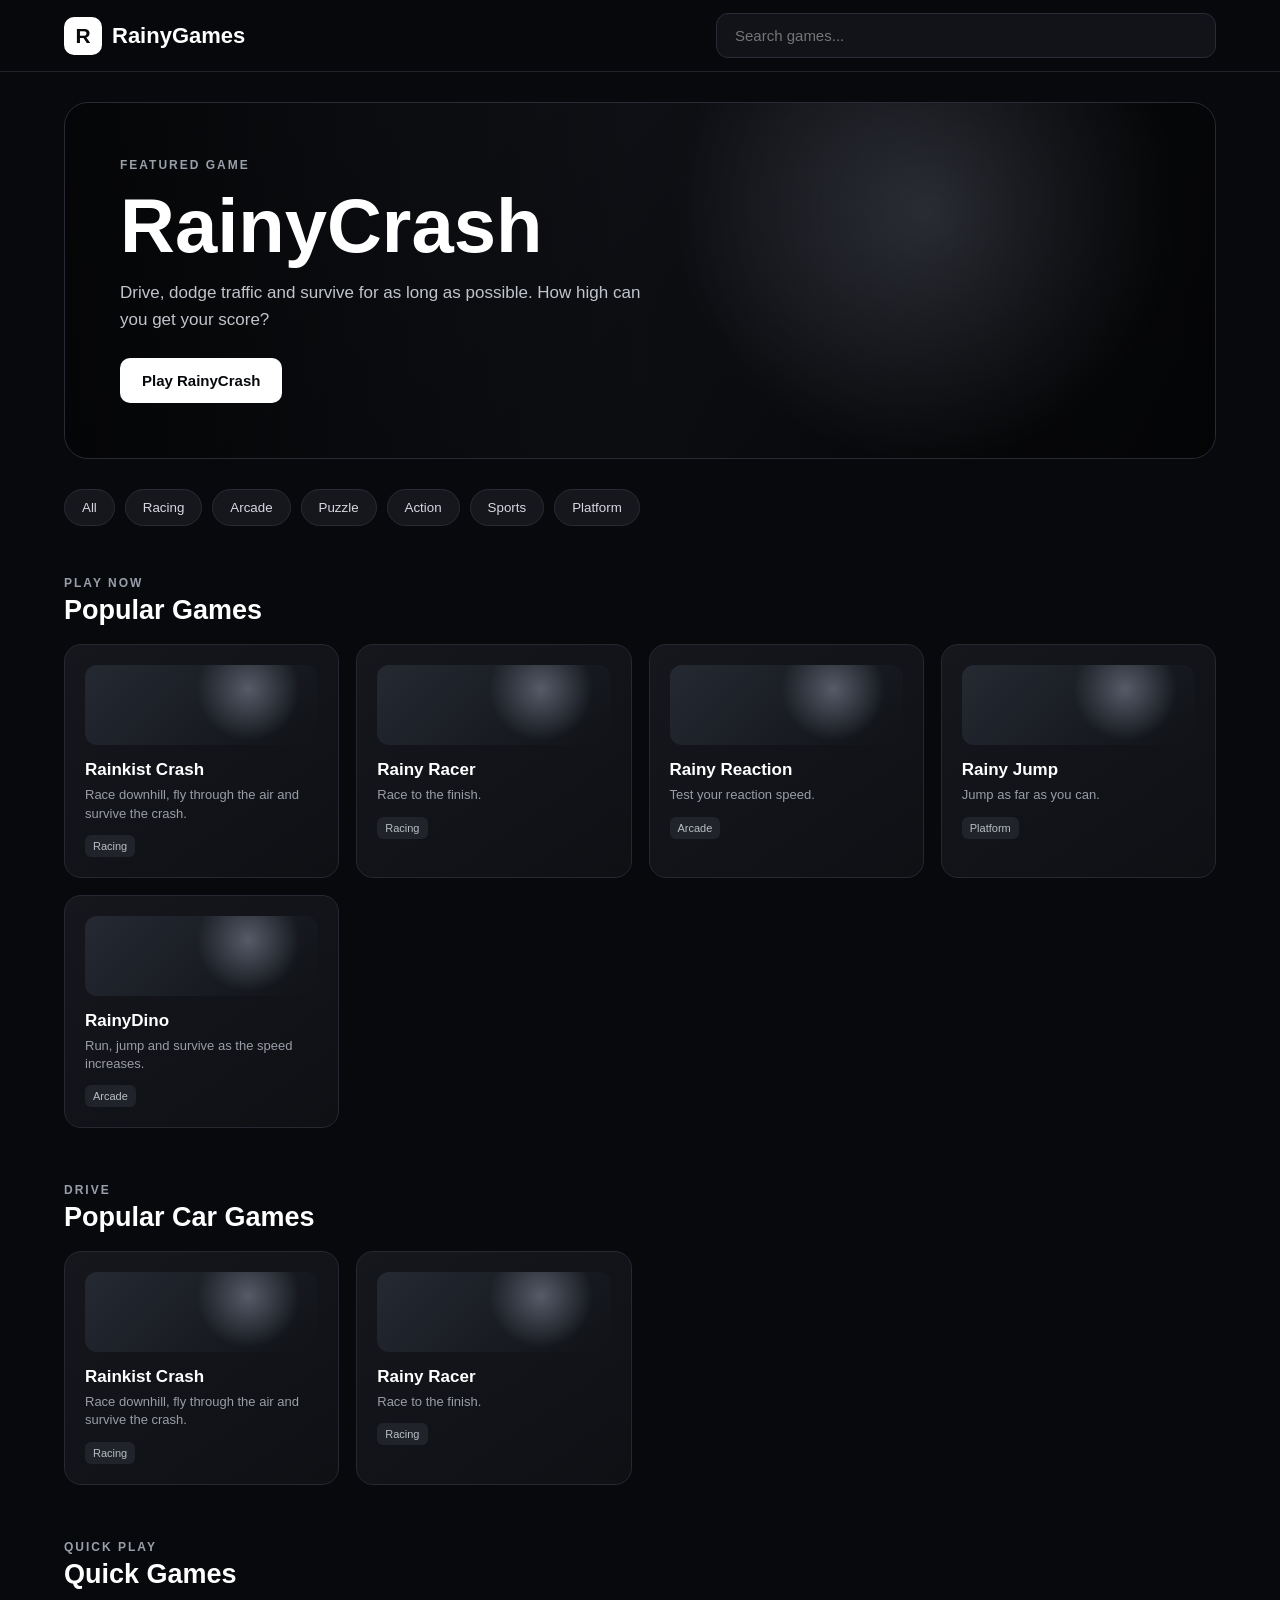
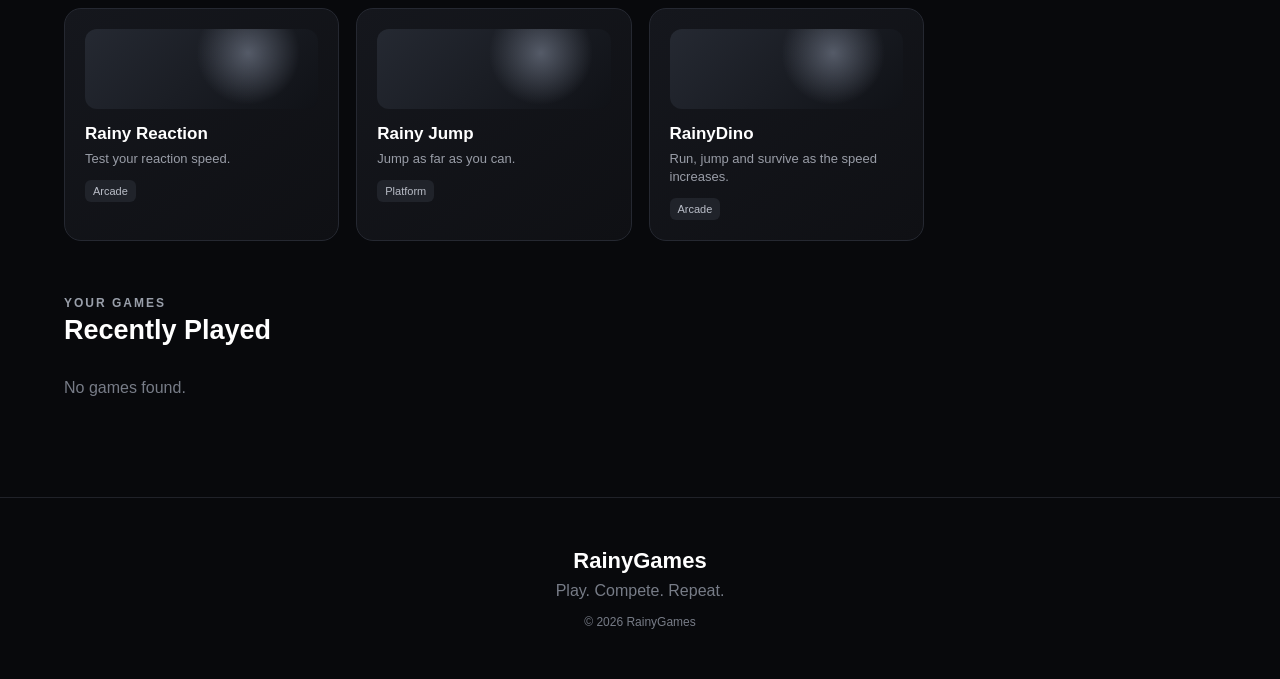
<file: index.html>
<!DOCTYPE html>
<html lang="en">
<head>
<meta charset="UTF-8">
<meta name="viewport" content="width=device-width, initial-scale=1.0">

<title>RainyGames — Free Online Games</title>

<meta name="description" content="Play free online games on RainyGames. Discover racing, car, arcade, puzzle, action, sports and platform games.">

<link rel="stylesheet" href="style.css">
</head>

<body>

<header class="topbar">

    <div class="logo" onclick="goHome()">
        <span class="logo-mark">R</span>
        <span>RainyGames</span>
    </div>

    <div class="search-area">
        <input
            id="searchInput"
            type="search"
            placeholder="Search games..."
            oninput="searchGames()"
        >
    </div>

</header>

<main>

<section class="hero">

    <div class="hero-content">

        <div class="eyebrow">FEATURED GAME</div>

        <h1>RainyCrash</h1>

        <p>
            Drive, dodge traffic and survive for as long as possible.
            How high can you get your score?
        </p>

        <button onclick="openGame('rainy-crash')">
            Play RainyCrash
        </button>

    </div>

</section>


<section class="categories">

    <button onclick="showCategory('All')">All</button>
    <button onclick="showCategory('Racing')">Racing</button>
    <button onclick="showCategory('Arcade')">Arcade</button>
    <button onclick="showCategory('Puzzle')">Puzzle</button>
    <button onclick="showCategory('Action')">Action</button>
    <button onclick="showCategory('Sports')">Sports</button>
    <button onclick="showCategory('Platform')">Platform</button>

</section>


<section class="game-section">

    <div class="section-heading">
        <p class="small-title">PLAY NOW</p>
        <h2>Popular Games</h2>
    </div>

    <div id="gameGrid" class="game-grid"></div>

</section>


<section class="game-section">

    <div class="section-heading">
        <p class="small-title">DRIVE</p>
        <h2>Popular Car Games</h2>
    </div>

    <div id="carGrid" class="game-grid"></div>

</section>


<section class="game-section">

    <div class="section-heading">
        <p class="small-title">QUICK PLAY</p>
        <h2>Quick Games</h2>
    </div>

    <div id="quickGrid" class="game-grid"></div>

</section>


<section class="game-section">

    <div class="section-heading">
        <p class="small-title">YOUR GAMES</p>
        <h2>Recently Played</h2>
    </div>

    <div id="recentGrid" class="game-grid"></div>

</section>

</main>


<footer>

    <div class="footer-logo">RainyGames</div>

    <p>Play. Compete. Repeat.</p>

    <p class="copyright">© 2026 RainyGames</p>

</footer>

<script src="app.js"></script>

</body>
</html>
</file>
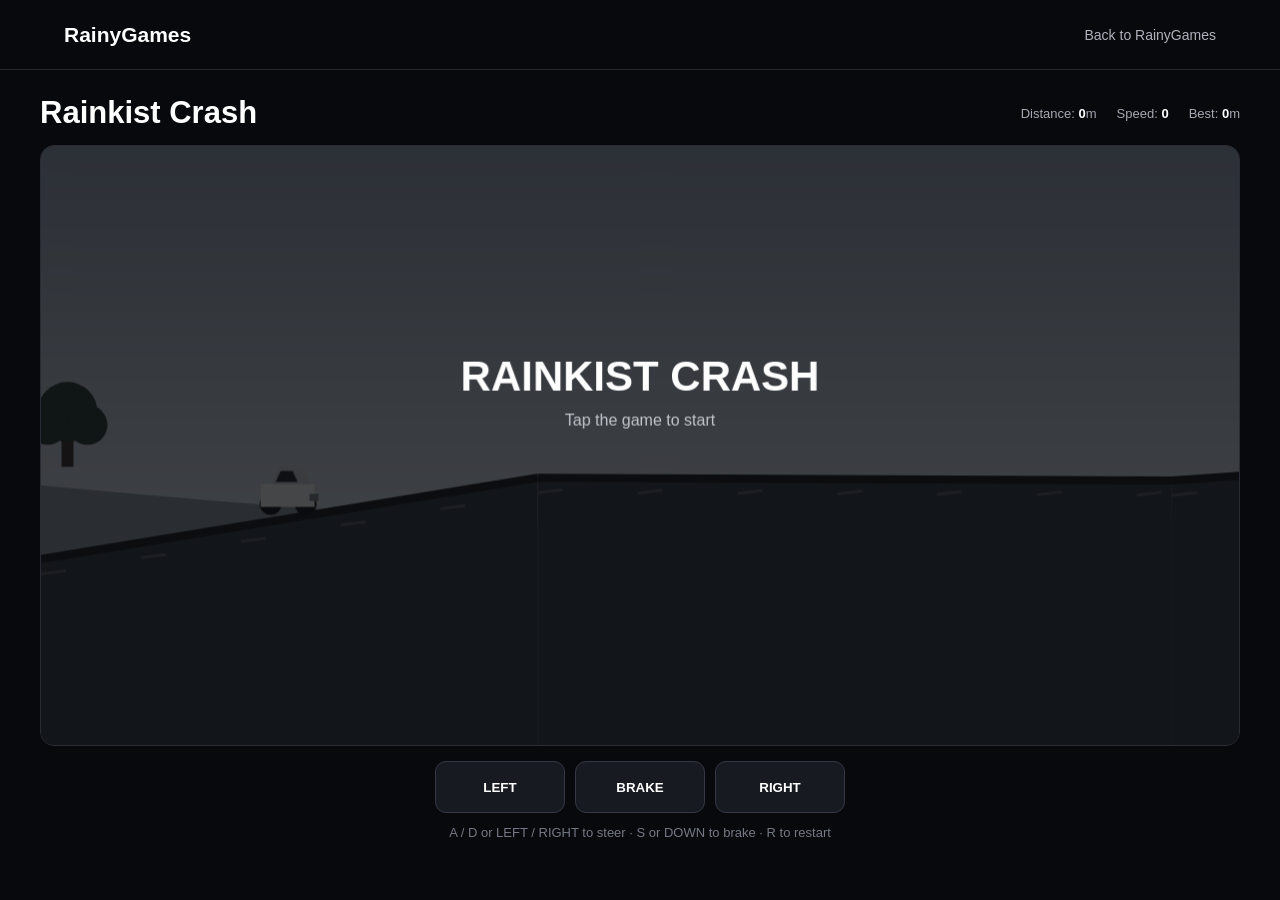
<file: rainkist-crash.html>
<!DOCTYPE html>
<html lang="en">
<head>
<meta charset="UTF-8">
<meta name="viewport" content="width=device-width, initial-scale=1.0">

<title>Rainkist Crash — RainyGames</title>

<style>
* {
    box-sizing: border-box;
    margin: 0;
    padding: 0;
}

body {
    background: #08090c;
    color: white;
    font-family: Arial, Helvetica, sans-serif;
    overflow-x: hidden;
}

.topbar {
    height: 70px;
    padding: 0 5%;
    display: flex;
    align-items: center;
    justify-content: space-between;
    background: #08090c;
    border-bottom: 1px solid #22252c;
}

.logo {
    font-size: 21px;
    font-weight: 800;
}

.back {
    color: #aeb2bc;
    text-decoration: none;
    font-size: 14px;
}

.game-wrap {
    width: min(1200px, 94%);
    margin: 25px auto;
}

.title-row {
    display: flex;
    justify-content: space-between;
    align-items: center;
    margin-bottom: 14px;
}

.title-row h1 {
    font-size: 31px;
}

.stats {
    display: flex;
    gap: 20px;
    color: #a4a8b2;
    font-size: 13px;
}

.stats strong {
    color: white;
}

.game-box {
    border: 1px solid #292c34;
    border-radius: 14px;
    overflow: hidden;
    background: #11131a;
}

canvas {
    display: block;
    width: 100%;
    height: auto;
    touch-action: none;
}

.controls {
    display: flex;
    gap: 10px;
    justify-content: center;
    margin-top: 15px;
}

.controls button {
    width: 130px;
    height: 52px;
    border-radius: 11px;
    border: 1px solid #343844;
    background: #171a21;
    color: white;
    font-weight: 800;
    touch-action: manipulation;
}

.controls button:active {
    transform: scale(.96);
    background: #252933;
}

.help {
    text-align: center;
    color: #747985;
    margin-top: 12px;
    font-size: 13px;
}

@media (max-width: 600px) {

    .title-row h1 {
        font-size: 24px;
    }

    .stats {
        gap: 8px;
        font-size: 11px;
    }

    .controls button {
        width: 110px;
    }
}
</style>
</head>

<body>

<header class="topbar">
    <div class="logo">RainyGames</div>
    <a class="back" href="index.html">Back to RainyGames</a>
</header>

<main class="game-wrap">

    <div class="title-row">

        <h1>Rainkist Crash</h1>

        <div class="stats">
            <span>Distance: <strong id="distance">0</strong>m</span>
            <span>Speed: <strong id="speed">0</strong></span>
            <span>Best: <strong id="best">0</strong>m</span>
        </div>

    </div>

    <div class="game-box">
        <canvas id="game" width="1200" height="600"></canvas>
    </div>

    <div class="controls">

        <button id="left">
            LEFT
        </button>

        <button id="brake">
            BRAKE
        </button>

        <button id="right">
            RIGHT
        </button>

    </div>

    <p class="help">
        A / D or LEFT / RIGHT to steer · S or DOWN to brake · R to restart
    </p>

</main>

<script>

const canvas = document.getElementById("game");
const ctx = canvas.getContext("2d");

const distanceText =
    document.getElementById("distance");

const speedText =
    document.getElementById("speed");

const bestText =
    document.getElementById("best");


let car;
let ramps;
let scenery;
let particles;

let distance = 0;

let best =
    Number(
        localStorage.getItem(
            "rainkistBest"
        ) || 0
    );

let gameOver = false;
let started = false;

let leftPressed = false;
let rightPressed = false;
let brakePressed = false;

let cameraX = 0;
let cameraY = 0;

let lastTime = 0;

bestText.textContent = best;


function resetGame() {

    car = {

        x: 220,
        y: 330,

        width: 54,
        height: 27,

        velocityX: 0,
        velocityY: 0,

        angle: 0,
        angularVelocity: 0,

        grounded: true,

        speed: 0

    };


    ramps = [];
    scenery = [];
    particles = [];

    distance = 0;

    gameOver = false;
    started = false;

    cameraX = 0;
    cameraY = 0;

    createWorld();

    updateUI();

}


function createWorld() {

    let x = -100;

    let y = 430;

    while (x < 10000) {

        const length =
            300 +
            Math.random() * 450;

        const heightChange =
            -130 +
            Math.random() * 260;

        const nextY =
            Math.max(
                300,
                Math.min(
                    500,
                    y + heightChange
                )
            );

        ramps.push({

            x: x,

            y: y,

            width: length,

            nextY: nextY

        });

        // Trees / rocks

        if (Math.random() < 0.7) {

            scenery.push({

                type: Math.random() < 0.5
                    ? "tree"
                    : "rock",

                x:
                    x +
                    100 +
                    Math.random() *
                    (length - 100),

                y:
                    Math.min(y, nextY) -
                    30 -
                    Math.random() * 80

            });

        }

        x += length;

        y = nextY;

    }

}


function getGroundY(worldX) {

    for (const ramp of ramps) {

        if (
            worldX >= ramp.x &&
            worldX <= ramp.x + ramp.width
        ) {

            const progress =
                (worldX - ramp.x) /
                ramp.width;

            return (
                ramp.y +
                (ramp.nextY - ramp.y) *
                progress
            );

        }

    }

    return 500;

}


function getGroundSlope(worldX) {

    for (const ramp of ramps) {

        if (
            worldX >= ramp.x &&
            worldX <= ramp.x + ramp.width
        ) {

            return (
                (ramp.nextY - ramp.y) /
                ramp.width
            );

        }

    }

    return 0;

}


function startGame() {

    if (gameOver) {

        resetGame();

    }

    started = true;

}


function update(delta) {

    if (!started || gameOver) {
        return;
    }

    const dt =
        Math.min(
            delta / 16.67,
            2
        );


    // Gravity

    car.velocityY +=
        0.55 * dt;


    // Steering

    if (leftPressed) {

        car.velocityX -=
            0.12 * dt;

        car.angularVelocity -=
            0.008 * dt;

    }

    if (rightPressed) {

        car.velocityX +=
            0.12 * dt;

        car.angularVelocity +=
            0.008 * dt;

    }


    // Brake

    if (brakePressed) {

        car.velocityX *=
            Math.pow(
                0.88,
                dt
            );

    }


    // Downhill acceleration

    const slope =
        getGroundSlope(
            car.x
        );

    car.velocityX +=
        slope * 0.75 * dt;


    // Natural acceleration

    if (car.grounded) {

        car.velocityX +=
            0.025 * dt;

    }


    // Speed limit

    car.velocityX =
        Math.max(
            -3,
            Math.min(
                car.velocityX,
                15
            )
        );


    car.x +=
        car.velocityX * dt;


    car.y +=
        car.velocityY * dt;


    // Air rotation

    if (!car.grounded) {

        car.angle +=
            car.angularVelocity * dt;

    }


    // Ground detection

    const ground =
        getGroundY(
            car.x + car.width / 2
        );


    if (
        car.y +
        car.height / 2
        >=
        ground
    ) {

        car.y =
            ground -
            car.height / 2;

        if (
            car.velocityY > 6
        ) {

            createCrashParticles(
                car.x,
                car.y + 10
            );

        }

        car.velocityY *=
            -0.15;

        car.grounded = true;


        // Align with slope

        const targetAngle =
            Math.atan(
                getGroundSlope(
                    car.x
                )
            );

        car.angle +=
            (
                targetAngle -
                car.angle
            ) * 0.15 * dt;


        car.angularVelocity *=
            0.8;


    } else {

        car.grounded = false;

    }


    // Distance

    distance +=
        Math.max(
            car.velocityX,
            0
        ) *
        dt *
        0.12;


    // Camera

    cameraX +=
        (
            car.x -
            cameraX -
            350
        ) * 0.08 * dt;


    cameraY +=
        (
            car.y -
            cameraY -
            300
        ) * 0.04 * dt;


    // Particles

    if (
        car.grounded &&
        Math.random() < 0.3
    ) {

        createParticle(
            car.x - 20,
            car.y + 13
        );

    }


    particles.forEach(
        particle => {

            particle.x +=
                particle.velocityX * dt;

            particle.y +=
                particle.velocityY * dt;

            particle.velocityY +=
                0.1 * dt;

            particle.life -=
                0.035 * dt;

        }
    );


    particles =
        particles.filter(
            p => p.life > 0
        );


    // Fall off world

    if (
        car.y > 800
    ) {

        crash();

    }


    // Hard crash when rotating too violently

    if (
        Math.abs(
            car.angle
        ) >
        Math.PI * 1.7
    ) {

        crash();

    }


    updateUI();

}


function createParticle(x, y) {

    particles.push({

        x: x,

        y: y,

        velocityX:
            -Math.random() * 3,

        velocityY:
            -Math.random() * 2,

        life: 1

    });

}


function createCrashParticles(x, y) {

    for (
        let i = 0;
        i < 12;
        i++
    ) {

        particles.push({

            x: x,

            y: y,

            velocityX:
                -4 +
                Math.random() * 8,

            velocityY:
                -5 +
                Math.random() * 5,

            life: 1

        });

    }

}


function crash() {

    if (gameOver) {
        return;
    }

    gameOver = true;

    createCrashParticles(
        car.x,
        car.y
    );

    const finalDistance =
        Math.floor(
            distance
        );

    if (
        finalDistance > best
    ) {

        best =
            finalDistance;

        localStorage.setItem(
            "rainkistBest",
            best
        );

    }

    updateUI();

}


function updateUI() {

    distanceText.textContent =
        Math.floor(
            distance
        );

    speedText.textContent =
        Math.floor(
            Math.abs(
                car?.velocityX || 0
            ) * 12
        );

    bestText.textContent =
        best;

}


function drawSky() {

    const gradient =
        ctx.createLinearGradient(
            0,
            0,
            0,
            canvas.height
        );

    gradient.addColorStop(
        0,
        "#8c98a8"
    );

    gradient.addColorStop(
        0.6,
        "#c8ced5"
    );

    gradient.addColorStop(
        1,
        "#e1e3e5"
    );

    ctx.fillStyle =
        gradient;

    ctx.fillRect(
        0,
        0,
        canvas.width,
        canvas.height
    );


    // Distant hills

    ctx.fillStyle =
        "#87909b";

    ctx.beginPath();

    ctx.moveTo(0, 360);

    for (
        let x = 0;
        x <= canvas.width;
        x += 80
    ) {

        const worldX =
            x +
            cameraX * 0.35;

        const y =
            340 +
            Math.sin(
                worldX * 0.002
            ) * 45;

        ctx.lineTo(
            x,
            y
        );

    }

    ctx.lineTo(
        canvas.width,
        canvas.height
    );

    ctx.lineTo(
        0,
        canvas.height
    );

    ctx.closePath();

    ctx.fill();

}


function drawGround() {

    ramps.forEach(
        ramp => {

            if (
                ramp.x +
                ramp.width <
                cameraX - 100
            ) {
                return;
            }

            if (
                ramp.x >
                cameraX +
                canvas.width +
                100
            ) {
                return;
            }

            const x1 =
                ramp.x -
                cameraX;

            const x2 =
                ramp.x +
                ramp.width -
                cameraX;

            const y1 =
                ramp.y -
                cameraY;

            const y2 =
                ramp.nextY -
                cameraY;


            ctx.fillStyle =
                "#30363d";

            ctx.beginPath();

            ctx.moveTo(
                x1,
                y1
            );

            ctx.lineTo(
                x2,
                y2
            );

            ctx.lineTo(
                x2,
                canvas.height
            );

            ctx.lineTo(
                x1,
                canvas.height
            );

            ctx.closePath();

            ctx.fill();


            // Track surface

            ctx.strokeStyle =
                "#15181d";

            ctx.lineWidth = 8;

            ctx.beginPath();

            ctx.moveTo(
                x1,
                y1
            );

            ctx.lineTo(
                x2,
                y2
            );

            ctx.stroke();


            // Track markings

            ctx.strokeStyle =
                "#555b64";

            ctx.lineWidth = 3;

            for (
                let mark = 0;
                mark < ramp.width;
                mark += 100
            ) {

                const progress =
                    mark /
                    ramp.width;

                const mx =
                    x1 +
                    (
                        x2 -
                        x1
                    ) *
                    progress;

                const my =
                    y1 +
                    (
                        y2 -
                        y1
                    ) *
                    progress;

                ctx.beginPath();

                ctx.moveTo(
                    mx,
                    my + 15
                );

                ctx.lineTo(
                    mx + 25,
                    my + 12
                );

                ctx.stroke();

            }

        }
    );

}


function drawScenery() {

    scenery.forEach(
        item => {

            const x =
                item.x -
                cameraX;

            const y =
                item.y -
                cameraY;

            if (
                x < -100 ||
                x > canvas.width + 100
            ) {
                return;
            }


            if (
                item.type === "tree"
            ) {

                // Trunk

                ctx.fillStyle =
                    "#3b3029";

                ctx.fillRect(
                    x - 6,
                    y + 35,
                    12,
                    45
                );


                // Leaves

                ctx.fillStyle =
                    "#28362e";

                ctx.beginPath();

                ctx.arc(
                    x,
                    y + 25,
                    30,
                    0,
                    Math.PI * 2
                );

                ctx.fill();

                ctx.beginPath();

                ctx.arc(
                    x - 20,
                    y + 38,
                    20,
                    0,
                    Math.PI * 2
                );

                ctx.fill();

                ctx.beginPath();

                ctx.arc(
                    x + 20,
                    y + 38,
                    20,
                    0,
                    Math.PI * 2
                );

                ctx.fill();

            }


            if (
                item.type === "rock"
            ) {

                ctx.fillStyle =
                    "#555b63";

                ctx.beginPath();

                ctx.moveTo(
                    x - 28,
                    y + 35
                );

                ctx.lineTo(
                    x - 10,
                    y
                );

                ctx.lineTo(
                    x + 22,
                    y + 8
                );

                ctx.lineTo(
                    x + 30,
                    y + 35
                );

                ctx.closePath();

                ctx.fill();

            }

        }
    );

}


function drawCar() {

    const screenX =
        car.x -
        cameraX;

    const screenY =
        car.y -
        cameraY;


    ctx.save();

    ctx.translate(
        screenX +
        car.width / 2,
        screenY +
        car.height / 2
    );

    ctx.rotate(
        car.angle
    );


    // Wheels

    ctx.fillStyle =
        "#101217";

    ctx.beginPath();

    ctx.arc(
        -17,
        15,
        11,
        0,
        Math.PI * 2
    );

    ctx.fill();

    ctx.beginPath();

    ctx.arc(
        18,
        15,
        11,
        0,
        Math.PI * 2
    );

    ctx.fill();


    // Body

    ctx.fillStyle =
        "#e8e8e8";

    ctx.fillRect(
        -27,
        -5,
        54,
        23
    );


    // Roof

    ctx.fillStyle =
        "#c0c3c8";

    ctx.beginPath();

    ctx.moveTo(
        -16,
        -5
    );

    ctx.lineTo(
        -7,
        -23
    );

    ctx.lineTo(
        14,
        -23
    );

    ctx.lineTo(
        23,
        -5
    );

    ctx.closePath();

    ctx.fill();


    // Windows

    ctx.fillStyle =
        "#20252d";

    ctx.beginPath();

    ctx.moveTo(
        -7,
        -18
    );

    ctx.lineTo(
        5,
        -18
    );

    ctx.lineTo(
        10,
        -7
    );

    ctx.lineTo(
        -12,
        -7
    );

    ctx.closePath();

    ctx.fill();


    // Bumper

    ctx.fillStyle =
        "#777d86";

    ctx.fillRect(
        22,
        5,
        9,
        7
    );


    ctx.restore();

}


function drawParticles() {

    particles.forEach(
        particle => {

            ctx.globalAlpha =
                particle.life;

            ctx.fillStyle =
                "#c4c8ce";

            ctx.fillRect(
                particle.x -
                cameraX,

                particle.y -
                cameraY,

                5,
                5
            );

        }
    );

    ctx.globalAlpha = 1;

}


function drawStartScreen() {

    if (
        started ||
        gameOver
    ) {
        return;
    }

    ctx.fillStyle =
        "rgba(8,9,12,0.72)";

    ctx.fillRect(
        0,
        0,
        canvas.width,
        canvas.height
    );

    ctx.textAlign =
        "center";

    ctx.fillStyle =
        "white";

    ctx.font =
        "800 42px Arial";

    ctx.fillText(
        "RAINKIST CRASH",
        canvas.width / 2,
        245
    );

    ctx.font =
        "16px Arial";

    ctx.fillStyle =
        "#c4c8ce";

    ctx.fillText(
        "Tap the game to start",
        canvas.width / 2,
        280
    );

    ctx.textAlign =
        "left";

}


function drawGameOver() {

    if (!gameOver) {
        return;
    }

    ctx.fillStyle =
        "rgba(8,9,12,0.72)";

    ctx.fillRect(
        0,
        0,
        canvas.width,
        canvas.height
    );

    ctx.textAlign =
        "center";

    ctx.fillStyle =
        "white";

    ctx.font =
        "800 42px Arial";

    ctx.fillText(
        "CRASHED!",
        canvas.width / 2,
        235
    );

    ctx.font =
        "16px Arial";

    ctx.fillStyle =
        "#c4c8ce";

    ctx.fillText(
        "Tap the game or press R to restart",
        canvas.width / 2,
        275
    );

    ctx.textAlign =
        "left";

}


function draw() {

    drawSky();

    drawScenery();

    drawGround();

    drawParticles();

    drawCar();

    drawStartScreen();

    drawGameOver();

}


function loop(time) {

    const delta =
        Math.min(
            time - lastTime,
            35
        );

    lastTime = time;

    update(delta);

    draw();

    requestAnimationFrame(
        loop
    );

}


/* CONTROLS */

function pressLeft(e) {

    e.preventDefault();

    leftPressed = true;

    startGame();

}

function releaseLeft(e) {

    e.preventDefault();

    leftPressed = false;

}


function pressRight(e) {

    e.preventDefault();

    rightPressed = true;

    startGame();

}

function releaseRight(e) {

    e.preventDefault();

    rightPressed = false;

}


function pressBrake(e) {

    e.preventDefault();

    brakePressed = true;

    startGame();

}

function releaseBrake(e) {

    e.preventDefault();

    brakePressed = false;

}


/* Mobile */

left.addEventListener(
    "pointerdown",
    pressLeft
);

left.addEventListener(
    "pointerup",
    releaseLeft
);

left.addEventListener(
    "pointercancel",
    releaseLeft
);

left.addEventListener(
    "pointerleave",
    releaseLeft
);


right.addEventListener(
    "pointerdown",
    pressRight
);

right.addEventListener(
    "pointerup",
    releaseRight
);

right.addEventListener(
    "pointercancel",
    releaseRight
);

right.addEventListener(
    "pointerleave",
    releaseRight
);


brake.addEventListener(
    "pointerdown",
    pressBrake
);

brake.addEventListener(
    "pointerup",
    releaseBrake
);

brake.addEventListener(
    "pointercancel",
    releaseBrake
);

brake.addEventListener(
    "pointerleave",
    releaseBrake
);


/* Touch the actual game to start */

canvas.addEventListener(
    "pointerdown",
    e => {

        e.preventDefault();

        startGame();

    }
);


/* Keyboard */

document.addEventListener(
    "keydown",
    e => {

        if (
            e.code === "ArrowLeft" ||
            e.code === "KeyA"
        ) {

            leftPressed = true;

            startGame();

        }

        if (
            e.code === "ArrowRight" ||
            e.code === "KeyD"
        ) {

            rightPressed = true;

            startGame();

        }

        if (
            e.code === "ArrowDown" ||
            e.code === "KeyS"
        ) {

            brakePressed = true;

            startGame();

        }

        if (
            e.code === "KeyR"
        ) {

            resetGame();

        }

    }
);


document.addEventListener(
    "keyup",
    e => {

        if (
            e.code === "ArrowLeft" ||
            e.code === "KeyA"
        ) {

            leftPressed = false;

        }

        if (
            e.code === "ArrowRight" ||
            e.code === "KeyD"
        ) {

            rightPressed = false;

        }

        if (
            e.code === "ArrowDown" ||
            e.code === "KeyS"
        ) {

            brakePressed = false;

        }

    }
);


resetGame();

requestAnimationFrame(loop);

</script>

</body>
</html>
</file>
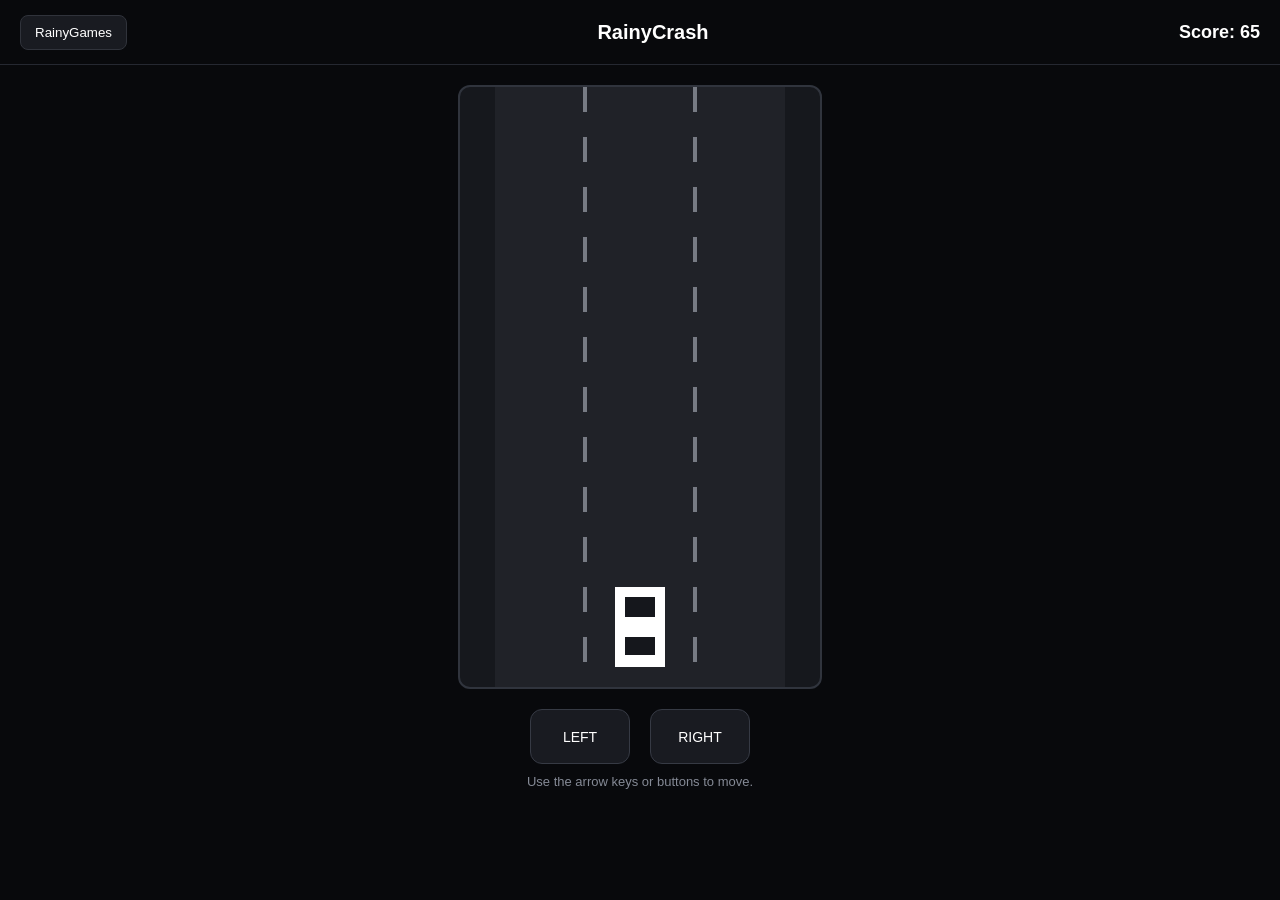
<file: rainy-crash.html>
<!DOCTYPE html>
<html lang="en">

<head>

<meta charset="UTF-8">

<meta
    name="viewport"
    content="width=device-width, initial-scale=1.0"
>

<title>RainyCrash — RainyGames</title>

<style>

* {
    box-sizing: border-box;
}

body {
    margin: 0;
    background: #08090c;
    color: white;
    font-family: Arial, sans-serif;
    text-align: center;
    overflow: hidden;
}

header {
    height: 65px;
    display: flex;
    align-items: center;
    justify-content: space-between;
    padding: 0 20px;
    border-bottom: 1px solid #252831;
}

header h1 {
    font-size: 20px;
}

.back {
    background: #191b21;
    color: white;
    border: 1px solid #30333b;
    padding: 9px 14px;
    border-radius: 8px;
    cursor: pointer;
}

#score {
    font-size: 18px;
    font-weight: bold;
}

canvas {
    display: block;
    margin: 20px auto;
    background: #16181d;
    border: 2px solid #30343d;
    border-radius: 12px;
    max-width: 94vw;
    touch-action: none;
}

.controls {
    display: flex;
    justify-content: center;
    gap: 20px;
}

.controls button {
    width: 100px;
    height: 55px;
    border-radius: 12px;
    border: 1px solid #363a44;
    background: #191b21;
    color: white;
    font-size: 14px;
}

.info {
    color: #858a96;
    font-size: 13px;
    margin-top: 10px;
}

</style>

</head>


<body>

<header>

<button
    class="back"
    onclick="location.href='index.html'"
>
RainyGames
</button>

<h1>RainyCrash</h1>

<div id="score">
Score: 0
</div>

</header>


<canvas
    id="game"
    width="360"
    height="600"
></canvas>


<div class="controls">

<button id="left">
LEFT
</button>

<button id="right">
RIGHT
</button>

</div>


<p class="info">
Use the arrow keys or buttons to move.
</p>


<script>

const canvas =
document.getElementById("game");

const ctx =
canvas.getContext("2d");

const scoreText =
document.getElementById("score");


let playerLane = 1;

let score = 0;

let speed = 4;

let gameOver = false;

let enemies = [];

let frame = 0;


const lanes = [70, 180, 290];


function drawRoad() {

    ctx.fillStyle = "#202228";

    ctx.fillRect(
        35,
        0,
        290,
        canvas.height
    );

    ctx.strokeStyle = "#777b84";

    ctx.lineWidth = 4;

    ctx.setLineDash([
        25,
        25
    ]);

    ctx.beginPath();

    ctx.moveTo(125, 0);

    ctx.lineTo(
        125,
        canvas.height
    );

    ctx.stroke();

    ctx.beginPath();

    ctx.moveTo(235, 0);

    ctx.lineTo(
        235,
        canvas.height
    );

    ctx.stroke();

    ctx.setLineDash([]);

}


function drawPlayer() {

    const x =
        lanes[playerLane];

    const y = 500;

    ctx.fillStyle = "#ffffff";

    ctx.fillRect(
        x - 25,
        y,
        50,
        80
    );

    ctx.fillStyle = "#15171c";

    ctx.fillRect(
        x - 15,
        y + 10,
        30,
        20
    );

    ctx.fillRect(
        x - 15,
        y + 50,
        30,
        18
    );

}


function drawEnemy(enemy) {

    ctx.fillStyle = "#777d88";

    ctx.fillRect(
        lanes[enemy.lane] - 25,
        enemy.y,
        50,
        80
    );

    ctx.fillStyle = "#17191e";

    ctx.fillRect(
        lanes[enemy.lane] - 15,
        enemy.y + 10,
        30,
        20
    );

}


function spawnEnemy() {

    enemies.push({

        lane:
            Math.floor(
                Math.random() * 3
            ),

        y: -100

    });

}


function collision(enemy) {

    const ax =
        lanes[playerLane] - 25;

    const ay = 500;

    const bx =
        lanes[enemy.lane] - 25;

    const by =
        enemy.y;


    return (

        ax < bx + 50 &&

        ax + 50 > bx &&

        ay < by + 80 &&

        ay + 80 > by

    );

}


function gameLoop() {

    if (gameOver) return;

    ctx.clearRect(
        0,
        0,
        canvas.width,
        canvas.height
    );

    drawRoad();

    frame++;


    if (frame % 70 === 0) {

        spawnEnemy();

    }


    enemies.forEach(
        enemy => {

            enemy.y += speed;

            drawEnemy(enemy);

            if (
                collision(enemy)
            ) {

                endGame();

            }

        }
    );


    enemies =
        enemies.filter(
            enemy =>
                enemy.y <
                canvas.height + 100
        );


    drawPlayer();


    score++;

    scoreText.textContent =
        "Score: " + score;


    speed =
        4 +
        Math.floor(
            score / 500
        ) * 0.5;


    requestAnimationFrame(
        gameLoop
    );

}


function moveLeft() {

    if (
        playerLane > 0
    ) {

        playerLane--;

    }

}


function moveRight() {

    if (
        playerLane < 2
    ) {

        playerLane++;

    }

}


function endGame() {

    gameOver = true;

    ctx.fillStyle =
        "rgba(0,0,0,0.75)";

    ctx.fillRect(
        0,
        0,
        canvas.width,
        canvas.height
    );

    ctx.fillStyle = "white";

    ctx.textAlign = "center";

    ctx.font =
        "bold 38px Arial";

    ctx.fillText(
        "GAME OVER",
        canvas.width / 2,
        270
    );

    ctx.font =
        "20px Arial";

    ctx.fillText(
        "Score: " + score,
        canvas.width / 2,
        310
    );

    ctx.font =
        "15px Arial";

    ctx.fillText(
        "Tap the game to restart",
        canvas.width / 2,
        350
    );

}


function restart() {

    playerLane = 1;

    score = 0;

    speed = 4;

    enemies = [];

    frame = 0;

    gameOver = false;

    gameLoop();

}


document.addEventListener(
    "keydown",
    event => {

        if (
            event.key ===
            "ArrowLeft"
        ) {

            moveLeft();

        }

        if (
            event.key ===
            "ArrowRight"
        ) {

            moveRight();

        }

    }
);


document
    .getElementById("left")
    .addEventListener(
        "click",
        moveLeft
    );


document
    .getElementById("right")
    .addEventListener(
        "click",
        moveRight
    );


canvas.addEventListener(
    "click",
    () => {

        if (gameOver) {

            restart();

        }

    }
);


gameLoop();

</script>

</body>
</html>
</file>
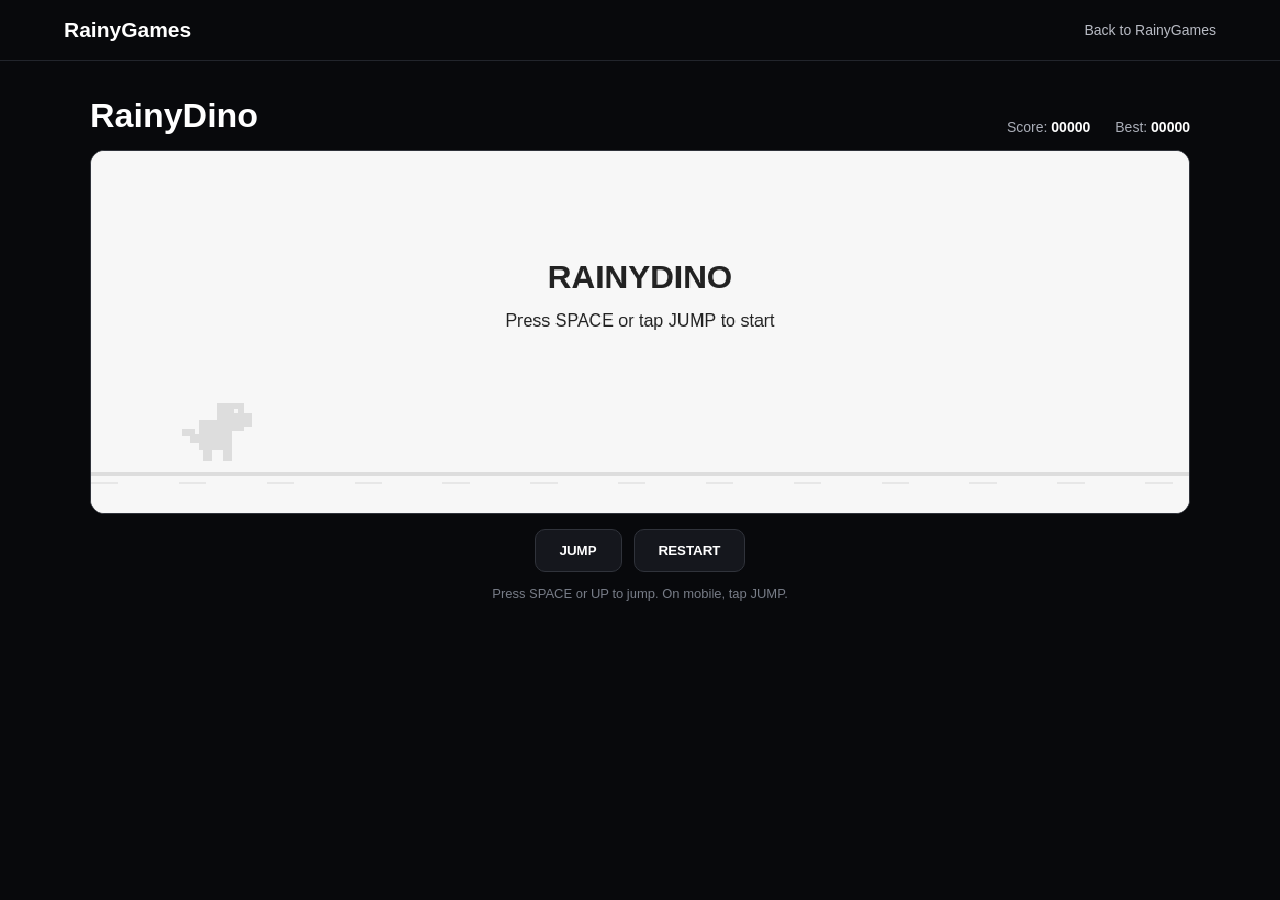
<file: rainy-dino.html>
<!DOCTYPE html>
<html lang="en">
<head>
<meta charset="UTF-8">
<meta name="viewport" content="width=device-width, initial-scale=1.0">

<title>RainyDino — RainyGames</title>

<style>
* {
    box-sizing: border-box;
    margin: 0;
    padding: 0;
}

body {
    background: #08090c;
    color: white;
    font-family: Arial, Helvetica, sans-serif;
    min-height: 100vh;
    display: flex;
    flex-direction: column;
    align-items: center;
}

.topbar {
    width: 100%;
    padding: 18px 5%;
    display: flex;
    justify-content: space-between;
    align-items: center;
    border-bottom: 1px solid #22252c;
    background: #08090c;
}

.logo {
    font-size: 21px;
    font-weight: 800;
}

.back {
    color: #b8bbc4;
    text-decoration: none;
    font-size: 14px;
}

.back:hover {
    color: white;
}

.game-wrap {
    width: min(1100px, 92%);
    margin-top: 35px;
}

.title-row {
    display: flex;
    justify-content: space-between;
    align-items: end;
    margin-bottom: 15px;
}

.title-row h1 {
    font-size: 34px;
}

.stats {
    display: flex;
    gap: 25px;
    color: #aaaeb8;
    font-size: 14px;
}

.stats strong {
    color: white;
}

canvas {
    width: 100%;
    height: auto;
    display: block;
    background: #f7f7f7;
    border-radius: 14px;
    border: 1px solid #30333b;
    image-rendering: pixelated;
    touch-action: manipulation;
}

.controls {
    display: flex;
    justify-content: center;
    gap: 12px;
    margin-top: 15px;
}

.controls button {
    padding: 13px 24px;
    border: 1px solid #30333b;
    border-radius: 10px;
    background: #15171d;
    color: white;
    font-weight: 700;
    cursor: pointer;
}

.controls button:hover {
    background: #22252d;
}

.help {
    text-align: center;
    color: #777c87;
    font-size: 13px;
    margin-top: 14px;
}

@media (max-width: 600px) {

    .title-row {
        align-items: center;
    }

    .title-row h1 {
        font-size: 26px;
    }

    .stats {
        gap: 10px;
        font-size: 12px;
    }

    .controls button {
        flex: 1;
    }
}
</style>
</head>

<body>

<header class="topbar">
    <div class="logo">RainyGames</div>
    <a class="back" href="index.html">Back to RainyGames</a>
</header>

<main class="game-wrap">

    <div class="title-row">
        <h1>RainyDino</h1>

        <div class="stats">
            <span>Score: <strong id="score">00000</strong></span>
            <span>Best: <strong id="best">00000</strong></span>
        </div>
    </div>

    <canvas id="game" width="1000" height="330"></canvas>

    <div class="controls">
        <button id="jumpButton">JUMP</button>
        <button id="restartButton">RESTART</button>
    </div>

    <p class="help">
        Press SPACE or UP to jump. On mobile, tap JUMP.
    </p>

</main>

<script>

const canvas = document.getElementById("game");
const ctx = canvas.getContext("2d");

const scoreText = document.getElementById("score");
const bestText = document.getElementById("best");

const jumpButton = document.getElementById("jumpButton");
const restartButton = document.getElementById("restartButton");


let dino;
let obstacles;
let clouds;
let particles;

let score;
let best = Number(localStorage.getItem("rainyDinoBest") || 0);

let speed;
let gameOver;
let started;

let spawnTimer;
let cloudTimer;

let lastTime = 0;


bestText.textContent = String(best).padStart(5, "0");


function resetGame() {

    dino = {
        x: 90,
        y: 230,
        width: 45,
        height: 50,
        velocityY: 0,
        grounded: true
    };

    obstacles = [];
    clouds = [];
    particles = [];

    score = 0;

    // Starting speed
    speed = 6;

    gameOver = false;
    started = false;

    spawnTimer = 0;
    cloudTimer = 0;

    updateScore();

}


function updateScore() {

    scoreText.textContent =
        Math.floor(score).toString().padStart(5, "0");

    bestText.textContent =
        Math.floor(best).toString().padStart(5, "0");

}


function jump() {

    if (gameOver) {
        resetGame();
        started = true;
        dino.velocityY = -13;
        return;
    }

    started = true;

    if (dino.grounded) {

        dino.velocityY = -13;

        dino.grounded = false;

    }

}


function createObstacle() {

    const type = Math.random();

    let obstacle;

    if (type < 0.7) {

        obstacle = {
            type: "cactus",
            x: canvas.width + 20,
            y: 240,
            width: 25 + Math.random() * 15,
            height: 50 + Math.random() * 25
        };

    } else {

        obstacle = {
            type: "cactusGroup",
            x: canvas.width + 20,
            y: 225,
            width: 55,
            height: 65
        };

    }

    obstacles.push(obstacle);

}


function createCloud() {

    clouds.push({
        x: canvas.width + 30,
        y: 45 + Math.random() * 80,
        width: 45 + Math.random() * 55,
        speed: 0.6 + Math.random() * 0.5
    });

}


function createParticle(x, y) {

    particles.push({
        x: x,
        y: y,
        life: 1,
        velocityX: -speed * 0.3,
        velocityY: -Math.random() * 2
    });

}


function drawDino() {

    const x = dino.x;
    const y = dino.y;

    ctx.fillStyle = "#222";

    // Body
    ctx.fillRect(
        x + 8,
        y + 15,
        30,
        28
    );

    // Head
    ctx.fillRect(
        x + 25,
        y,
        24,
        25
    );

    // Snout
    ctx.fillRect(
        x + 43,
        y + 9,
        14,
        13
    );

    // Tail
    ctx.fillRect(
        x,
        y + 28,
        13,
        8
    );

    ctx.fillRect(
        x - 7,
        y + 23,
        12,
        7
    );

    // Legs
    ctx.fillRect(
        x + 12,
        y + 40,
        8,
        13
    );

    ctx.fillRect(
        x + 30,
        y + 40,
        8,
        13
    );

    // Eye
    ctx.fillStyle = "#f7f7f7";

    ctx.fillRect(
        x + 40,
        y + 5,
        4,
        4
    );

}


function drawCactus(obstacle) {

    ctx.fillStyle = "#222";

    const x = obstacle.x;
    const y = obstacle.y;

    if (obstacle.type === "cactus") {

        ctx.fillRect(
            x,
            y,
            obstacle.width,
            obstacle.height
        );

        ctx.fillRect(
            x - 10,
            y + 20,
            10,
            9
        );

        ctx.fillRect(
            x - 10,
            y + 14,
            7,
            15
        );

        ctx.fillRect(
            x + obstacle.width,
            y + 30,
            10,
            9
        );

        ctx.fillRect(
            x + obstacle.width + 3,
            y + 23,
            7,
            16
        );

    } else {

        // First cactus
        ctx.fillRect(x, y + 10, 18, 55);
        ctx.fillRect(x - 8, y + 25, 8, 9);
        ctx.fillRect(x - 8, y + 19, 6, 15);

        // Second cactus
        ctx.fillRect(x + 25, y, 18, 65);
        ctx.fillRect(x + 43, y + 22, 10, 9);
        ctx.fillRect(x + 47, y + 15, 6, 16);

    }

}


function drawCloud(cloud) {

    ctx.fillStyle = "#d4d4d4";

    ctx.fillRect(
        cloud.x,
        cloud.y + 10,
        cloud.width,
        8
    );

    ctx.fillRect(
        cloud.x + 10,
        cloud.y,
        20,
        12
    );

    ctx.fillRect(
        cloud.x + 25,
        cloud.y - 5,
        25,
        17
    );

}


function drawGround() {

    ctx.fillStyle = "#222";

    ctx.fillRect(
        0,
        293,
        canvas.width,
        3
    );

    // Little ground marks
    ctx.fillStyle = "#777";

    const offset =
        (score * 5) % 80;

    for (
        let x = -80 + offset;
        x < canvas.width;
        x += 80
    ) {

        ctx.fillRect(
            x,
            302,
            25,
            2
        );

    }

}


function drawParticles() {

    ctx.fillStyle = "#777";

    particles.forEach(p => {

        ctx.fillRect(
            p.x,
            p.y,
            3,
            3
        );

    });

}


function drawStartScreen() {

    if (started || gameOver) return;

    ctx.fillStyle = "rgba(247,247,247,0.88)";
    ctx.fillRect(
        0,
        0,
        canvas.width,
        canvas.height
    );

    ctx.fillStyle = "#222";

    ctx.textAlign = "center";

    ctx.font = "bold 30px Arial";

    ctx.fillText(
        "RAINYDINO",
        canvas.width / 2,
        125
    );

    ctx.font = "16px Arial";

    ctx.fillText(
        "Press SPACE or tap JUMP to start",
        canvas.width / 2,
        160
    );

    ctx.textAlign = "left";

}


function drawGameOver() {

    if (!gameOver) return;

    ctx.fillStyle = "rgba(247,247,247,0.88)";

    ctx.fillRect(
        0,
        0,
        canvas.width,
        canvas.height
    );

    ctx.fillStyle = "#222";

    ctx.textAlign = "center";

    ctx.font = "bold 34px Arial";

    ctx.fillText(
        "GAME OVER",
        canvas.width / 2,
        125
    );

    ctx.font = "16px Arial";

    ctx.fillText(
        "Tap RESTART or jump to play again",
        canvas.width / 2,
        160
    );

    ctx.textAlign = "left";

}


function collision(a, b) {

    const padding = 7;

    return (

        a.x + padding <
        b.x + b.width &&

        a.x + a.width - padding >
        b.x &&

        a.y + padding <
        b.y + b.height &&

        a.y + a.height - padding >
        b.y

    );

}


function update(delta) {

    if (!started || gameOver) return;

    // Score increases over time
    score += delta * 0.01;

    // SPEED INCREASES THE FURTHER YOU GET
    // Starts at 6 and gradually gets faster.
    speed =
        6 +
        Math.min(
            score / 180,
            8
        );

    // Dino physics
    dino.velocityY += 0.65;

    dino.y += dino.velocityY;

    if (dino.y >= 230) {

        dino.y = 230;

        dino.velocityY = 0;

        dino.grounded = true;

    }

    // Spawn obstacles
    spawnTimer += delta;

    const spawnDelay =
        Math.max(
            700,
            1450 - speed * 45
        );

    if (spawnTimer > spawnDelay) {

        createObstacle();

        spawnTimer = 0;

    }

    // Move obstacles
    obstacles.forEach(obstacle => {

        obstacle.x -=
            speed * delta / 16.67;

    });

    obstacles =
        obstacles.filter(
            obstacle =>
                obstacle.x + obstacle.width > -50
        );

    // Collision detection
    for (const obstacle of obstacles) {

        if (collision(dino, obstacle)) {

            endGame();

            return;

        }

    }

    // Clouds
    cloudTimer += delta;

    if (cloudTimer > 1800) {

        createCloud();

        cloudTimer = 0;

    }

    clouds.forEach(cloud => {

        cloud.x -=
            cloud.speed * delta / 16.67;

    });

    clouds =
        clouds.filter(
            cloud =>
                cloud.x + cloud.width > -50
        );

    // Dust particles
    if (dino.grounded && Math.random() < 0.15) {

        createParticle(
            dino.x + 5,
            dino.y + 50
        );

    }

    particles.forEach(p => {

        p.x += p.velocityX * delta / 16.67;
        p.y += p.velocityY * delta / 16.67;

        p.life -=
            delta / 400;

    });

    particles =
        particles.filter(
            p => p.life > 0
        );

    updateScore();

}


function endGame() {

    gameOver = true;

    const finalScore =
        Math.floor(score);

    if (finalScore > best) {

        best = finalScore;

        localStorage.setItem(
            "rainyDinoBest",
            best
        );

    }

    updateScore();

}


function draw() {

    // Sky
    ctx.fillStyle = "#f7f7f7";

    ctx.fillRect(
        0,
        0,
        canvas.width,
        canvas.height
    );

    // Clouds
    clouds.forEach(drawCloud);

    // Ground
    drawGround();

    // Obstacles
    obstacles.forEach(drawCactus);

    // Dino
    drawDino();

    // Dust
    drawParticles();

    drawStartScreen();

    drawGameOver();

}


function gameLoop(time) {

    const delta =
        Math.min(
            time - lastTime,
            40
        );

    lastTime = time;

    update(delta);

    draw();

    requestAnimationFrame(gameLoop);

}


jumpButton.addEventListener(
    "click",
    jump
);

restartButton.addEventListener(
    "click",
    resetGame
);


canvas.addEventListener(
    "click",
    jump
);


document.addEventListener(
    "keydown",
    event => {

        if (
            event.code === "Space" ||
            event.code === "ArrowUp"
        ) {

            event.preventDefault();

            jump();

        }

    }
);


resetGame();

requestAnimationFrame(gameLoop);

</script>

</body>
</html>
</file>
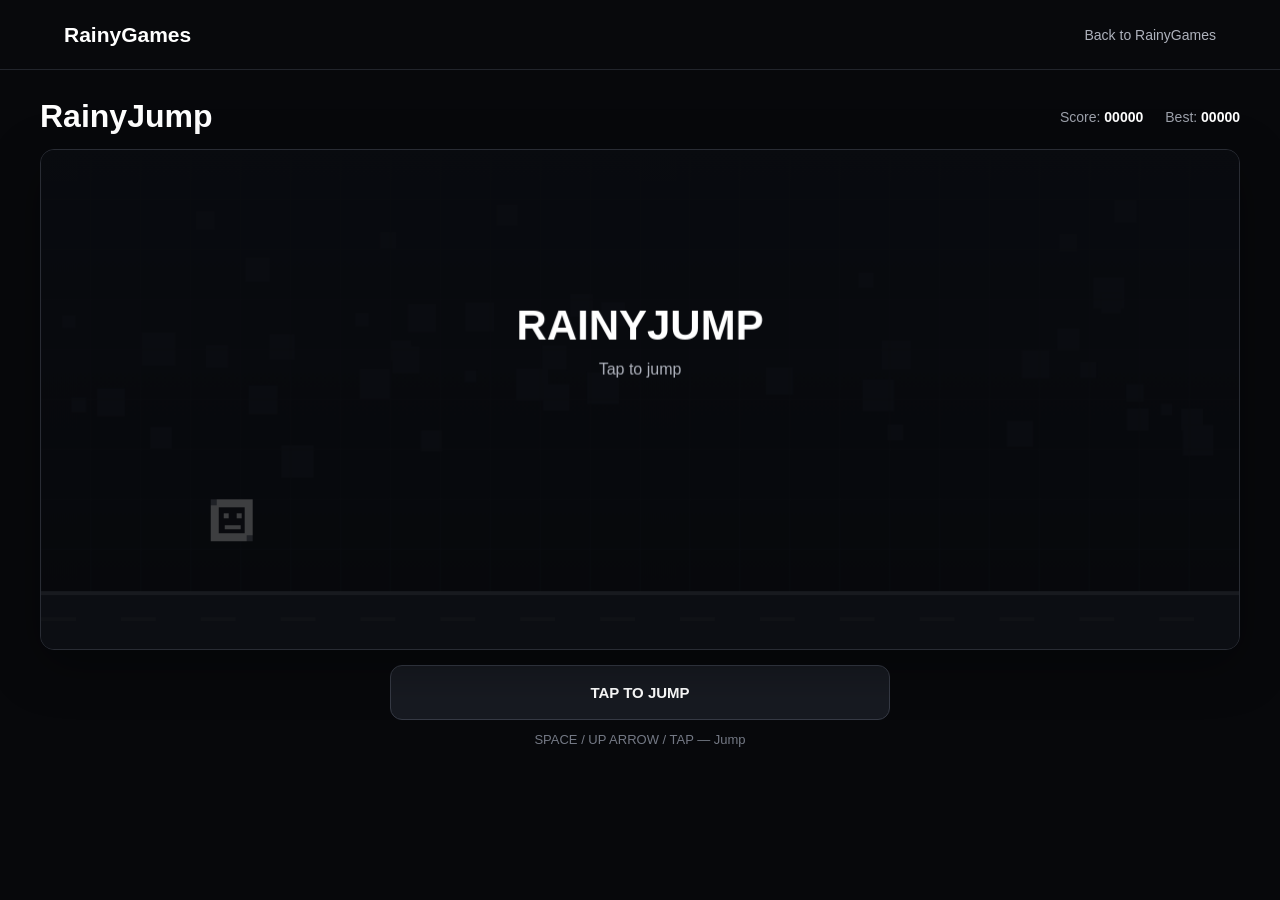
<file: rainy-jump.html>
<!DOCTYPE html>
<html lang="en">
<head>
<meta charset="UTF-8">
<meta name="viewport" content="width=device-width, initial-scale=1.0">

<title>RainyJump — RainyGames</title>

<style>
* {
    box-sizing: border-box;
    margin: 0;
    padding: 0;
}

body {
    background: #07080b;
    color: white;
    font-family: Arial, Helvetica, sans-serif;
    min-height: 100vh;
    overflow-x: hidden;
}

.topbar {
    height: 70px;
    padding: 0 5%;
    display: flex;
    align-items: center;
    justify-content: space-between;
    border-bottom: 1px solid #22252c;
    background: #08090c;
}

.logo {
    font-size: 21px;
    font-weight: 800;
}

.back {
    color: #aeb2bc;
    text-decoration: none;
    font-size: 14px;
}

.back:hover {
    color: white;
}

.game-wrap {
    width: min(1200px, 94%);
    margin: 28px auto;
}

.title-row {
    display: flex;
    align-items: center;
    justify-content: space-between;
    margin-bottom: 14px;
}

.title-row h1 {
    font-size: 32px;
}

.stats {
    display: flex;
    gap: 22px;
    color: #9da1ab;
    font-size: 14px;
}

.stats strong {
    color: white;
}

.game-box {
    position: relative;
    width: 100%;
    overflow: hidden;
    border: 1px solid #292c34;
    border-radius: 14px;
    background: #11131a;
    box-shadow: 0 15px 50px rgba(0,0,0,0.35);
}

canvas {
    display: block;
    width: 100%;
    height: auto;
    touch-action: none;
}

.controls {
    display: flex;
    justify-content: center;
    margin-top: 15px;
}

.jump-button {
    width: min(500px, 90%);
    height: 55px;
    border: 1px solid #363a45;
    border-radius: 12px;
    background: #171a21;
    color: white;
    font-weight: 800;
    font-size: 15px;
    cursor: pointer;
    touch-action: manipulation;
}

.jump-button:active {
    transform: scale(0.98);
    background: #252933;
}

.help {
    text-align: center;
    margin-top: 12px;
    color: #747985;
    font-size: 13px;
}

@media (max-width: 600px) {

    .topbar {
        height: 62px;
    }

    .title-row h1 {
        font-size: 25px;
    }

    .stats {
        gap: 9px;
        font-size: 11px;
    }

    .game-wrap {
        margin-top: 20px;
    }
}
</style>
</head>

<body>

<header class="topbar">
    <div class="logo">RainyGames</div>
    <a class="back" href="index.html">Back to RainyGames</a>
</header>

<main class="game-wrap">

    <div class="title-row">
        <h1>RainyJump</h1>

        <div class="stats">
            <span>Score: <strong id="score">00000</strong></span>
            <span>Best: <strong id="best">00000</strong></span>
        </div>
    </div>

    <div class="game-box">
        <canvas id="game" width="1200" height="500"></canvas>
    </div>

    <div class="controls">
        <button class="jump-button" id="jumpButton">
            TAP TO JUMP
        </button>
    </div>

    <p class="help">
        SPACE / UP ARROW / TAP — Jump
    </p>

</main>

<script>

const canvas = document.getElementById("game");
const ctx = canvas.getContext("2d");

const scoreElement = document.getElementById("score");
const bestElement = document.getElementById("best");
const jumpButton = document.getElementById("jumpButton");

let player;
let obstacles;
let particles;
let backgroundBlocks;

let score = 0;
let best = Number(
    localStorage.getItem("rainyJumpBest") || 0
);

let speed;
let gameStarted;
let gameOver;

let spawnDistance;
let lastTime = 0;

bestElement.textContent =
    String(best).padStart(5, "0");


function resetGame() {

    player = {
        x: 170,
        y: 350,
        width: 42,
        height: 42,

        velocityY: 0,

        grounded: true,

        rotation: 0
    };

    obstacles = [];
    particles = [];
    backgroundBlocks = [];

    score = 0;

    // FAST STARTING SPEED
    speed = 9;

    gameStarted = false;
    gameOver = false;

    spawnDistance = 500;

    createBackground();

    updateScore();

}


function updateScore() {

    scoreElement.textContent =
        Math.floor(score)
            .toString()
            .padStart(5, "0");

    bestElement.textContent =
        Math.floor(best)
            .toString()
            .padStart(5, "0");

}


function startGame() {

    if (gameOver) {

        resetGame();

    }

    gameStarted = true;

    jump();

}


function jump() {

    if (!gameStarted) {

        gameStarted = true;

    }

    if (gameOver) {

        resetGame();

        gameStarted = true;

    }

    // VERY FAST JUMP RESPONSE
    if (player.grounded) {

        player.velocityY = -16;

        player.grounded = false;

    }

}


function createBackground() {

    for (let i = 0; i < 45; i++) {

        backgroundBlocks.push({

            x: Math.random() * canvas.width,

            y:
                30 +
                Math.random() * 270,

            size:
                10 +
                Math.random() * 25,

            speed:
                0.2 +
                Math.random() * 0.7

        });

    }

}


function addParticle(x, y) {

    for (let i = 0; i < 3; i++) {

        particles.push({

            x: x,

            y: y,

            velocityX:
                -1 -
                Math.random() * 3,

            velocityY:
                -2 +
                Math.random() * 4,

            life: 1

        });

    }

}


function createObstacle() {

    const type =
        Math.random();

    if (type < 0.55) {

        // SINGLE SPIKE

        obstacles.push({

            type: "spike",

            x: canvas.width + 40,

            y: 392,

            width: 42,

            height: 58

        });

    }

    else if (type < 0.78) {

        // DOUBLE SPIKE

        obstacles.push({

            type: "doubleSpike",

            x: canvas.width + 40,

            y: 392,

            width: 88,

            height: 58

        });

    }

    else if (type < 0.92) {

        // BLOCK

        obstacles.push({

            type: "block",

            x: canvas.width + 40,

            y: 330,

            width: 58,

            height: 120

        });

    }

    else {

        // THREE SPIKES

        obstacles.push({

            type: "tripleSpike",

            x: canvas.width + 40,

            y: 392,

            width: 134,

            height: 58

        });

    }

}


function drawBackground() {

    // Sky gradient

    const gradient =
        ctx.createLinearGradient(
            0,
            0,
            0,
            canvas.height
        );

    gradient.addColorStop(
        0,
        "#101522"
    );

    gradient.addColorStop(
        1,
        "#080a10"
    );

    ctx.fillStyle = gradient;

    ctx.fillRect(
        0,
        0,
        canvas.width,
        canvas.height
    );


    // Moving background blocks

    ctx.fillStyle = "#181c27";

    backgroundBlocks.forEach(block => {

        ctx.fillRect(
            block.x,
            block.y,
            block.size,
            block.size
        );

    });


    // Background grid

    ctx.strokeStyle = "#151923";
    ctx.lineWidth = 1;

    for (
        let x = 0;
        x < canvas.width;
        x += 50
    ) {

        ctx.beginPath();

        ctx.moveTo(x, 0);
        ctx.lineTo(x, 450);

        ctx.stroke();

    }

    for (
        let y = 50;
        y < 450;
        y += 50
    ) {

        ctx.beginPath();

        ctx.moveTo(0, y);
        ctx.lineTo(canvas.width, y);

        ctx.stroke();

    }


    // Ground

    ctx.fillStyle = "#202530";

    ctx.fillRect(
        0,
        445,
        canvas.width,
        55
    );

    ctx.fillStyle = "#555b68";

    ctx.fillRect(
        0,
        442,
        canvas.width,
        4
    );


    // Ground lines

    const offset =
        (score * 8) % 80;

    ctx.fillStyle = "#303642";

    for (
        let x = -80 + offset;
        x < canvas.width;
        x += 80
    ) {

        ctx.fillRect(
            x,
            468,
            35,
            4
        );

    }

}


function drawPlayer() {

    ctx.save();

    ctx.translate(
        player.x + player.width / 2,
        player.y + player.height / 2
    );

    ctx.rotate(
        player.rotation
    );

    // Main cube

    ctx.fillStyle = "#ffffff";

    ctx.fillRect(
        -21,
        -21,
        42,
        42
    );


    // Inner square

    ctx.fillStyle = "#11141b";

    ctx.fillRect(
        -13,
        -13,
        26,
        26
    );


    // Eyes

    ctx.fillStyle = "#ffffff";

    ctx.fillRect(
        -8,
        -7,
        5,
        5
    );

    ctx.fillRect(
        5,
        -7,
        5,
        5
    );


    // Mouth

    ctx.fillRect(
        -7,
        5,
        16,
        4
    );


    // Corners

    ctx.fillStyle = "#777d89";

    ctx.fillRect(
        -21,
        -21,
        6,
        6
    );

    ctx.fillRect(
        15,
        15,
        6,
        6
    );

    ctx.restore();

}


function drawSpike(x, y, width, height) {

    ctx.fillStyle = "#ffffff";

    ctx.beginPath();

    ctx.moveTo(
        x,
        y + height
    );

    ctx.lineTo(
        x + width / 2,
        y
    );

    ctx.lineTo(
        x + width,
        y + height
    );

    ctx.closePath();

    ctx.fill();


    ctx.fillStyle = "#11141b";

    ctx.beginPath();

    ctx.moveTo(
        x + 8,
        y + height
    );

    ctx.lineTo(
        x + width / 2,
        y + 15
    );

    ctx.lineTo(
        x + width - 8,
        y + height
    );

    ctx.closePath();

    ctx.fill();

}


function drawObstacle(obstacle) {

    if (
        obstacle.type === "spike"
    ) {

        drawSpike(
            obstacle.x,
            obstacle.y,
            obstacle.width,
            obstacle.height
        );

    }

    else if (
        obstacle.type === "doubleSpike"
    ) {

        drawSpike(
            obstacle.x,
            obstacle.y,
            42,
            58
        );

        drawSpike(
            obstacle.x + 44,
            obstacle.y,
            42,
            58
        );

    }

    else if (
        obstacle.type === "tripleSpike"
    ) {

        drawSpike(
            obstacle.x,
            obstacle.y,
            42,
            58
        );

        drawSpike(
            obstacle.x + 44,
            obstacle.y,
            42,
            58
        );

        drawSpike(
            obstacle.x + 88,
            obstacle.y,
            42,
            58
        );

    }

    else if (
        obstacle.type === "block"
    ) {

        ctx.fillStyle = "#ffffff";

        ctx.fillRect(
            obstacle.x,
            obstacle.y,
            obstacle.width,
            obstacle.height
        );

        ctx.fillStyle = "#11141b";

        ctx.fillRect(
            obstacle.x + 9,
            obstacle.y + 9,
            obstacle.width - 18,
            obstacle.height - 18
        );

        ctx.fillStyle = "#555b68";

        ctx.fillRect(
            obstacle.x + 17,
            obstacle.y + 17,
            9,
            9
        );

    }

}


function checkCollision(a, b) {

    const padding = 7;

    return (

        a.x + padding <
        b.x + b.width &&

        a.x + a.width - padding >
        b.x &&

        a.y + padding <
        b.y + b.height &&

        a.y + a.height - padding >
        b.y

    );

}


function update(delta) {

    if (!gameStarted || gameOver) {
        return;
    }


    const frame =
        delta / 16.67;


    // SCORE

    score +=
        0.15 * frame;


    // SPEED GRADUALLY INCREASES FOREVER

    speed =
        9 +
        Math.min(
            score * 0.018,
            11
        );


    // PLAYER GRAVITY

    player.velocityY +=
        0.72 * frame;

    player.y +=
        player.velocityY * frame;


    // GROUND

    if (
        player.y >= 400
    ) {

        player.y = 400;

        player.velocityY = 0;

        player.grounded = true;

        player.rotation = 0;

    }
    else {

        player.grounded = false;

        // Rotate while jumping

        player.rotation +=
            0.12 * frame;

    }


    // SPAWN DISTANCE

    spawnDistance -=
        speed * frame;


    if (
        spawnDistance <= 0
    ) {

        createObstacle();

        // Faster game = slightly tighter spacing

        spawnDistance =
            430 +
            Math.random() * 260 -
            Math.min(score * 0.25, 150);

        if (spawnDistance < 270) {
            spawnDistance = 270;
        }

    }


    // MOVE OBSTACLES

    obstacles.forEach(obstacle => {

        obstacle.x -=
            speed * frame;

    });


    // REMOVE OLD OBSTACLES

    obstacles =
        obstacles.filter(
            obstacle =>
                obstacle.x +
                obstacle.width >
                -100
        );


    // COLLISIONS

    for (
        const obstacle of obstacles
    ) {

        if (
            checkCollision(
                player,
                obstacle
            )
        ) {

            endGame();

            return;

        }

    }


    // BACKGROUND

    backgroundBlocks.forEach(block => {

        block.x -=
            block.speed *
            speed *
            0.12 *
            frame;

        if (
            block.x <
            -block.size
        ) {

            block.x =
                canvas.width +
                block.size;

            block.y =
                30 +
                Math.random() * 270;

        }

    });


    // PARTICLES

    if (
        player.grounded &&
        Math.random() < 0.35
    ) {

        addParticle(
            player.x,
            player.y + player.height
        );

    }


    particles.forEach(particle => {

        particle.x +=
            particle.velocityX *
            frame;

        particle.y +=
            particle.velocityY *
            frame;

        particle.life -=
            0.045 *
            frame;

    });


    particles =
        particles.filter(
            particle =>
                particle.life > 0
        );


    updateScore();

}


function endGame() {

    gameOver = true;

    const finalScore =
        Math.floor(score);

    if (
        finalScore > best
    ) {

        best = finalScore;

        localStorage.setItem(
            "rainyJumpBest",
            best
        );

    }

    updateScore();

}


function drawParticles() {

    particles.forEach(particle => {

        ctx.globalAlpha =
            particle.life;

        ctx.fillStyle =
            "#ffffff";

        ctx.fillRect(
            particle.x,
            particle.y,
            5,
            5
        );

    });

    ctx.globalAlpha = 1;

}


function drawStartScreen() {

    if (gameStarted || gameOver) {
        return;
    }

    ctx.fillStyle =
        "rgba(7,8,11,0.78)";

    ctx.fillRect(
        0,
        0,
        canvas.width,
        canvas.height
    );

    ctx.textAlign = "center";

    ctx.fillStyle = "white";

    ctx.font =
        "800 42px Arial";

    ctx.fillText(
        "RAINYJUMP",
        canvas.width / 2,
        190
    );

    ctx.font =
        "16px Arial";

    ctx.fillStyle =
        "#aeb2bc";

    ctx.fillText(
        "Tap to jump",
        canvas.width / 2,
        225
    );

    ctx.textAlign = "left";

}


function drawGameOver() {

    if (!gameOver) {
        return;
    }

    ctx.fillStyle =
        "rgba(7,8,11,0.78)";

    ctx.fillRect(
        0,
        0,
        canvas.width,
        canvas.height
    );

    ctx.textAlign = "center";

    ctx.fillStyle = "white";

    ctx.font =
        "800 40px Arial";

    ctx.fillText(
        "GAME OVER",
        canvas.width / 2,
        185
    );

    ctx.font =
        "16px Arial";

    ctx.fillStyle =
        "#aeb2bc";

    ctx.fillText(
        "Tap to try again",
        canvas.width / 2,
        220
    );

    ctx.textAlign = "left";

}


function draw() {

    drawBackground();

    drawParticles();

    obstacles.forEach(
        drawObstacle
    );

    drawPlayer();

    drawStartScreen();

    drawGameOver();

}


function loop(time) {

    const delta =
        Math.min(
            time - lastTime,
            35
        );

    lastTime = time;

    update(delta);

    draw();

    requestAnimationFrame(loop);

}


/*
    SUPER-FAST TOUCH CONTROL

    pointerdown fires immediately when
    the finger touches the button/canvas.
*/

jumpButton.addEventListener(
    "pointerdown",
    event => {

        event.preventDefault();

        startGame();

    }
);


canvas.addEventListener(
    "pointerdown",
    event => {

        event.preventDefault();

        startGame();

    }
);


/*
    KEYBOARD CONTROL
*/

document.addEventListener(
    "keydown",
    event => {

        if (
            event.code === "Space" ||
            event.code === "ArrowUp"
        ) {

            event.preventDefault();

            startGame();

        }

    }
);


/*
    START
*/

resetGame();

requestAnimationFrame(loop);

</script>

</body>
</html>
</file>
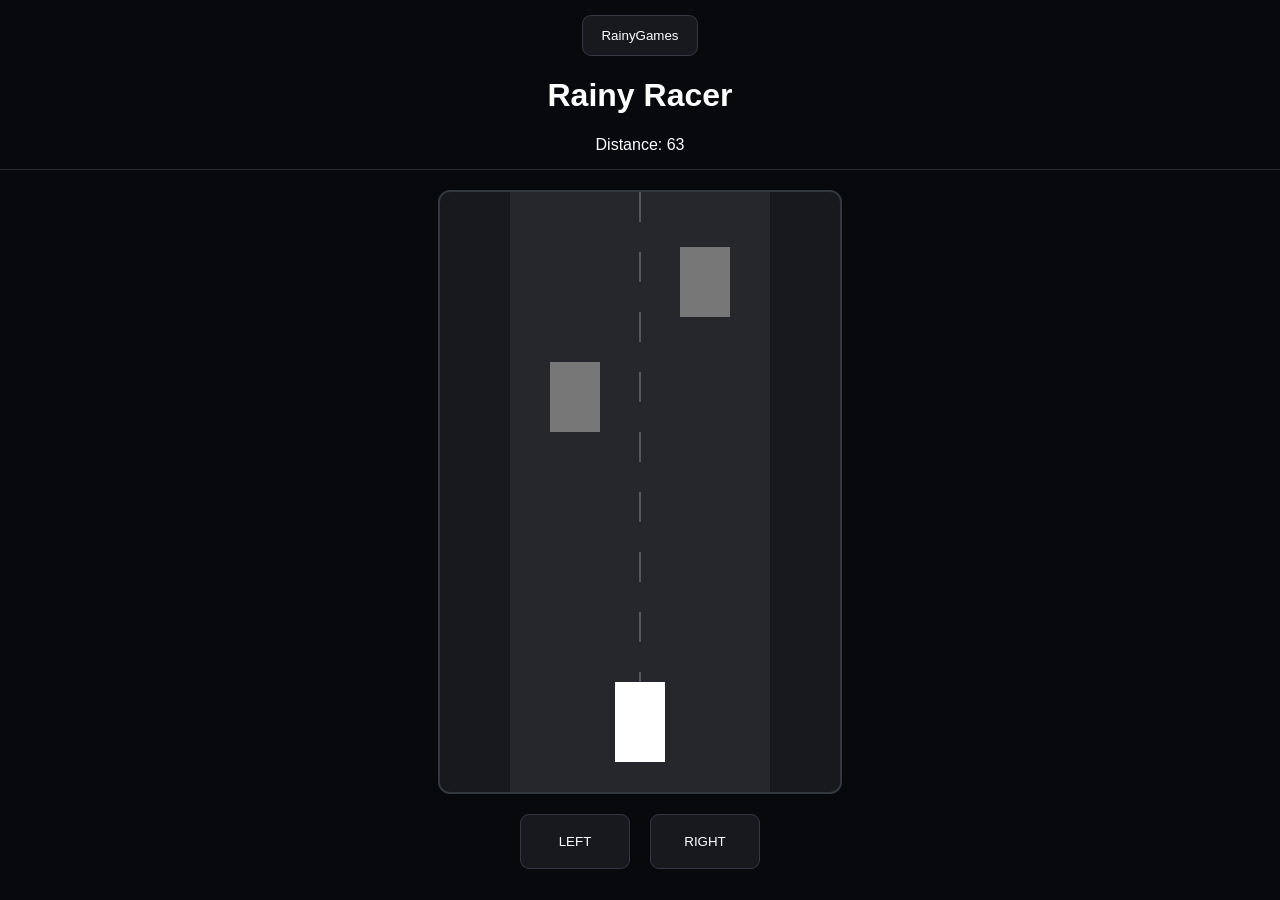
<file: rainy-racer.html>
<!DOCTYPE html>
<html lang="en">

<head>

<meta charset="UTF-8">

<meta
    name="viewport"
    content="width=device-width, initial-scale=1.0"
>

<title>Rainy Racer — RainyGames</title>

<style>

body {
    margin: 0;
    background: #08090c;
    color: white;
    font-family: Arial;
    text-align: center;
}

header {
    padding: 15px;
    border-bottom: 1px solid #282b33;
}

button {
    padding: 12px 18px;
    border: 1px solid #333741;
    background: #17191f;
    color: white;
    border-radius: 9px;
}

canvas {
    display: block;
    margin: 20px auto;
    max-width: 95%;
    background: #17191d;
    border: 2px solid #333741;
    border-radius: 12px;
    touch-action: none;
}

.controls {
    display: flex;
    justify-content: center;
    gap: 20px;
}

.controls button {
    width: 110px;
    height: 55px;
}

</style>

</head>


<body>

<header>

<button onclick="location.href='index.html'">
RainyGames
</button>

<h1>Rainy Racer</h1>

<div id="score">
Distance: 0
</div>

</header>


<canvas
    id="game"
    width="400"
    height="600"
></canvas>


<div class="controls">

<button onclick="left()">
LEFT
</button>

<button onclick="right()">
RIGHT
</button>

</div>


<script>

const canvas =
document.getElementById("game");

const ctx =
canvas.getContext("2d");


let x = 200;

let distance = 0;

let speed = 5;

let obstacles = [];

let over = false;


function draw() {

    ctx.clearRect(
        0,
        0,
        canvas.width,
        canvas.height
    );


    ctx.fillStyle =
        "#25272d";

    ctx.fillRect(
        70,
        0,
        260,
        600
    );


    ctx.strokeStyle =
        "#888";

    ctx.setLineDash([
        30,
        30
    ]);

    ctx.beginPath();

    ctx.moveTo(200, 0);

    ctx.lineTo(
        200,
        600
    );

    ctx.stroke();

    ctx.setLineDash([]);


    ctx.fillStyle =
        "#ffffff";

    ctx.fillRect(
        x - 25,
        490,
        50,
        80
    );


    ctx.fillStyle =
        "#777";

    obstacles.forEach(
        obstacle => {

            obstacle.y += speed;

            ctx.fillRect(
                obstacle.x - 25,
                obstacle.y,
                50,
                70
            );

        }
    );


    if (
        Math.random() < 0.025
    ) {

        obstacles.push({

            x:
                Math.random() < 0.5
                    ? 135
                    : 265,

            y: -80

        });

    }


    obstacles.forEach(
        obstacle => {

            if (

                Math.abs(
                    x - obstacle.x
                ) < 45 &&

                Math.abs(
                    530 - obstacle.y
                ) < 65

            ) {

                over = true;

            }

        }
    );


    obstacles =
        obstacles.filter(
            obstacle =>
                obstacle.y < 650
        );


    distance++;


    document.getElementById(
        "score"
    ).textContent =
        "Distance: " + distance;


    if (!over) {

        requestAnimationFrame(
            draw
        );

    } else {

        ctx.fillStyle =
            "rgba(0,0,0,.75)";

        ctx.fillRect(
            0,
            0,
            400,
            600
        );

        ctx.fillStyle =
            "white";

        ctx.textAlign =
            "center";

        ctx.font =
            "bold 36px Arial";

        ctx.fillText(
            "CRASH!",
            200,
            280
        );

        ctx.font =
            "18px Arial";

        ctx.fillText(
            "Tap the game to restart",
            200,
            325
        );

    }

}


function left() {

    x =
        Math.max(
            115,
            x - 50
        );

}


function right() {

    x =
        Math.min(
            285,
            x + 50
        );

}


document.addEventListener(
    "keydown",
    event => {

        if (
            event.key ===
            "ArrowLeft"
        ) {

            left();

        }

        if (
            event.key ===
            "ArrowRight"
        ) {

            right();

        }

    }
);


canvas.onclick = () => {

    if (over) {

        x = 200;

        distance = 0;

        obstacles = [];

        over = false;

        draw();

    }

};


draw();

</script>

</body>
</html>
</file>
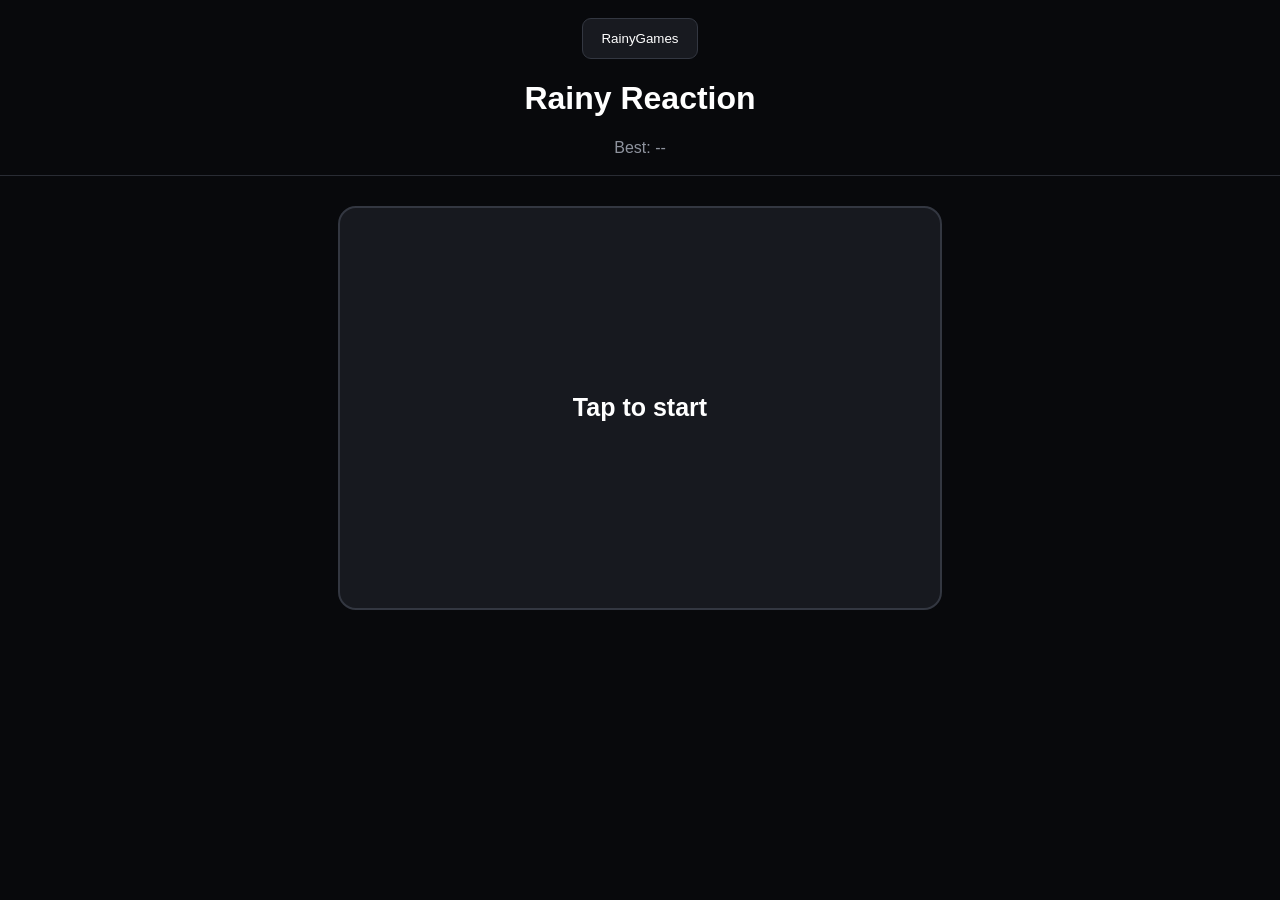
<file: rainy-reaction.html>
<!DOCTYPE html>
<html lang="en">

<head>

<meta charset="UTF-8">

<meta
    name="viewport"
    content="width=device-width, initial-scale=1.0"
>

<title>Rainy Reaction — RainyGames</title>

<style>

body {
    margin: 0;
    background: #08090c;
    color: white;
    font-family: Arial;
    text-align: center;
}

header {
    padding: 18px;
    border-bottom: 1px solid #292c34;
}

button {
    padding: 12px 18px;
    border-radius: 9px;
    border: 1px solid #333741;
    background: #181a20;
    color: white;
}

#box {
    width: 90vw;
    max-width: 600px;
    height: 400px;
    margin: 30px auto;
    border-radius: 18px;
    background: #17191f;
    border: 2px solid #333741;
    display: grid;
    place-items: center;
    cursor: pointer;
    user-select: none;
}

#message {
    font-size: 25px;
    font-weight: bold;
}

#time {
    color: #8e939e;
    margin-top: 10px;
}

</style>

</head>


<body>

<header>

<button onclick="location.href='index.html'">
RainyGames
</button>

<h1>Rainy Reaction</h1>

<div id="time">
Best: --
</div>

</header>


<div id="box">

<div id="message">
Tap to start
</div>

</div>


<script>

const box =
document.getElementById("box");

const message =
document.getElementById("message");

const time =
document.getElementById("time");


let ready = false;

let startTime = 0;

let timer;


let best =
localStorage.getItem(
    "rainyReactionBest"
);


if (best) {

    time.textContent =
        "Best: " + best + " ms";

}


box.onclick = () => {


    if (!ready) {

        message.textContent =
            "Wait...";

        box.style.background =
            "#30333b";

        ready = false;


        clearTimeout(timer);


        timer =
            setTimeout(
                () => {

                    ready = true;

                    startTime =
                        performance.now();

                    message.textContent =
                        "CLICK!";

                    box.style.background =
                        "#ffffff";

                    box.style.color =
                        "#08090c";

                },
                1000 +
                Math.random() * 3000
            );


        return;

    }


    const result =
        Math.round(
            performance.now() -
            startTime
        );


    message.textContent =
        result + " ms";


    box.style.background =
        "#17191f";

    box.style.color =
        "white";


    if (

        !best ||

        result <
            Number(best)

    ) {

        best = result;


        localStorage.setItem(
            "rainyReactionBest",
            best
        );


        time.textContent =
            "Best: " + best + " ms";

    }


    ready = false;

};

</script>

</body>
</html>
</file>
<file: style.css>
* {
    box-sizing: border-box;
    margin: 0;
    padding: 0;
}

body {
    font-family: Arial, Helvetica, sans-serif;
    background: #08090c;
    color: white;
    min-height: 100vh;
}

.topbar {
    position: sticky;
    top: 0;
    z-index: 100;
    height: 72px;
    padding: 0 5%;
    display: flex;
    align-items: center;
    justify-content: space-between;
    gap: 30px;
    background: rgba(8, 9, 12, 0.95);
    border-bottom: 1px solid #202229;
    backdrop-filter: blur(12px);
}

.logo {
    display: flex;
    align-items: center;
    gap: 10px;
    font-size: 22px;
    font-weight: 800;
    cursor: pointer;
    white-space: nowrap;
}

.logo-mark {
    width: 38px;
    height: 38px;
    border-radius: 10px;
    display: grid;
    place-items: center;
    background: white;
    color: #08090c;
    font-size: 21px;
}

.search-area {
    flex: 1;
    max-width: 500px;
}

.search-area input {
    width: 100%;
    padding: 13px 18px;
    border: 1px solid #292c35;
    border-radius: 12px;
    background: #111319;
    color: white;
    outline: none;
    font-size: 15px;
}

.search-area input:focus {
    border-color: #666b78;
}

.hero {
    margin: 30px 5%;
    min-height: 330px;
    border-radius: 24px;
    overflow: hidden;
    position: relative;
    background:
        radial-gradient(circle at 75% 30%, #454955 0, transparent 28%),
        linear-gradient(135deg, #171a21, #090a0d);
    border: 1px solid #282b33;
}

.hero::after {
    content: "";
    position: absolute;
    inset: 0;
    background:
        linear-gradient(
            90deg,
            rgba(0,0,0,0.8),
            rgba(0,0,0,0.2),
            rgba(0,0,0,0.6)
        );
}

.hero-content {
    position: relative;
    z-index: 2;
    padding: 55px;
    max-width: 650px;
}

.eyebrow,
.small-title {
    font-size: 12px;
    letter-spacing: 2px;
    font-weight: 700;
    color: #999faa;
}

.hero h1 {
    margin: 10px 0;
    font-size: clamp(42px, 7vw, 76px);
}

.hero p {
    color: #c1c4cc;
    line-height: 1.6;
    margin-bottom: 25px;
    font-size: 17px;
}

button {
    border: 0;
    cursor: pointer;
}

.hero button {
    padding: 14px 22px;
    border-radius: 10px;
    background: white;
    color: #08090c;
    font-weight: 800;
    font-size: 15px;
}

.hero button:hover {
    transform: translateY(-2px);
}

.categories {
    display: flex;
    gap: 10px;
    padding: 0 5% 30px;
    overflow-x: auto;
}

.categories button {
    flex-shrink: 0;
    padding: 10px 17px;
    border-radius: 999px;
    background: #15171d;
    color: #d7d9df;
    border: 1px solid #282b33;
}

.categories button:hover {
    background: #22252d;
}

.game-section {
    padding: 20px 5% 35px;
}

.section-heading {
    margin-bottom: 18px;
}

.section-heading h2 {
    font-size: 27px;
    margin-top: 5px;
}

.game-grid {
    display: grid;
    grid-template-columns: repeat(4, 1fr);
    gap: 17px;
}

.game-card {
    min-height: 185px;
    padding: 20px;
    border-radius: 17px;
    border: 1px solid #252831;
    background: linear-gradient(145deg, #15171d, #0f1014);
    transition: 0.2s;
    cursor: pointer;
}

.game-card:hover {
    transform: translateY(-5px);
    border-color: #50545e;
}

.game-card-top {
    height: 80px;
    border-radius: 12px;
    margin-bottom: 15px;
    background:
        radial-gradient(circle at 70% 30%, #555b68, transparent 30%),
        linear-gradient(135deg, #252932, #101217);
}

.game-card h3 {
    font-size: 17px;
    margin-bottom: 6px;
}

.game-card p {
    color: #999da7;
    font-size: 13px;
    line-height: 1.4;
}

.game-card .tag {
    display: inline-block;
    margin-top: 12px;
    font-size: 11px;
    color: #b9bdc7;
    background: #20232a;
    padding: 5px 8px;
    border-radius: 6px;
}

.empty {
    color: #777c87;
    padding: 15px 0;
}

footer {
    margin-top: 50px;
    padding: 50px 5%;
    border-top: 1px solid #202229;
    text-align: center;
    color: #777c87;
}

.footer-logo {
    color: white;
    font-size: 22px;
    font-weight: 800;
    margin-bottom: 8px;
}

.copyright {
    margin-top: 15px;
    font-size: 12px;
}

@media (max-width: 900px) {
    .game-grid {
        grid-template-columns: repeat(3, 1fr);
    }
}

@media (max-width: 650px) {

    .topbar {
        height: auto;
        padding: 14px 5%;
        flex-direction: column;
        align-items: stretch;
        gap: 12px;
    }

    .logo {
        justify-content: center;
    }

    .search-area {
        max-width: none;
    }

    .hero {
        margin: 20px 4%;
        min-height: 360px;
    }

    .hero-content {
        padding: 35px 25px;
    }

    .game-grid {
        grid-template-columns: repeat(2, 1fr);
    }

    .game-card {
        min-height: 175px;
        padding: 14px;
    }

}

@media (max-width: 400px) {

    .game-grid {
        grid-template-columns: 1fr;
    }

}
</file>
